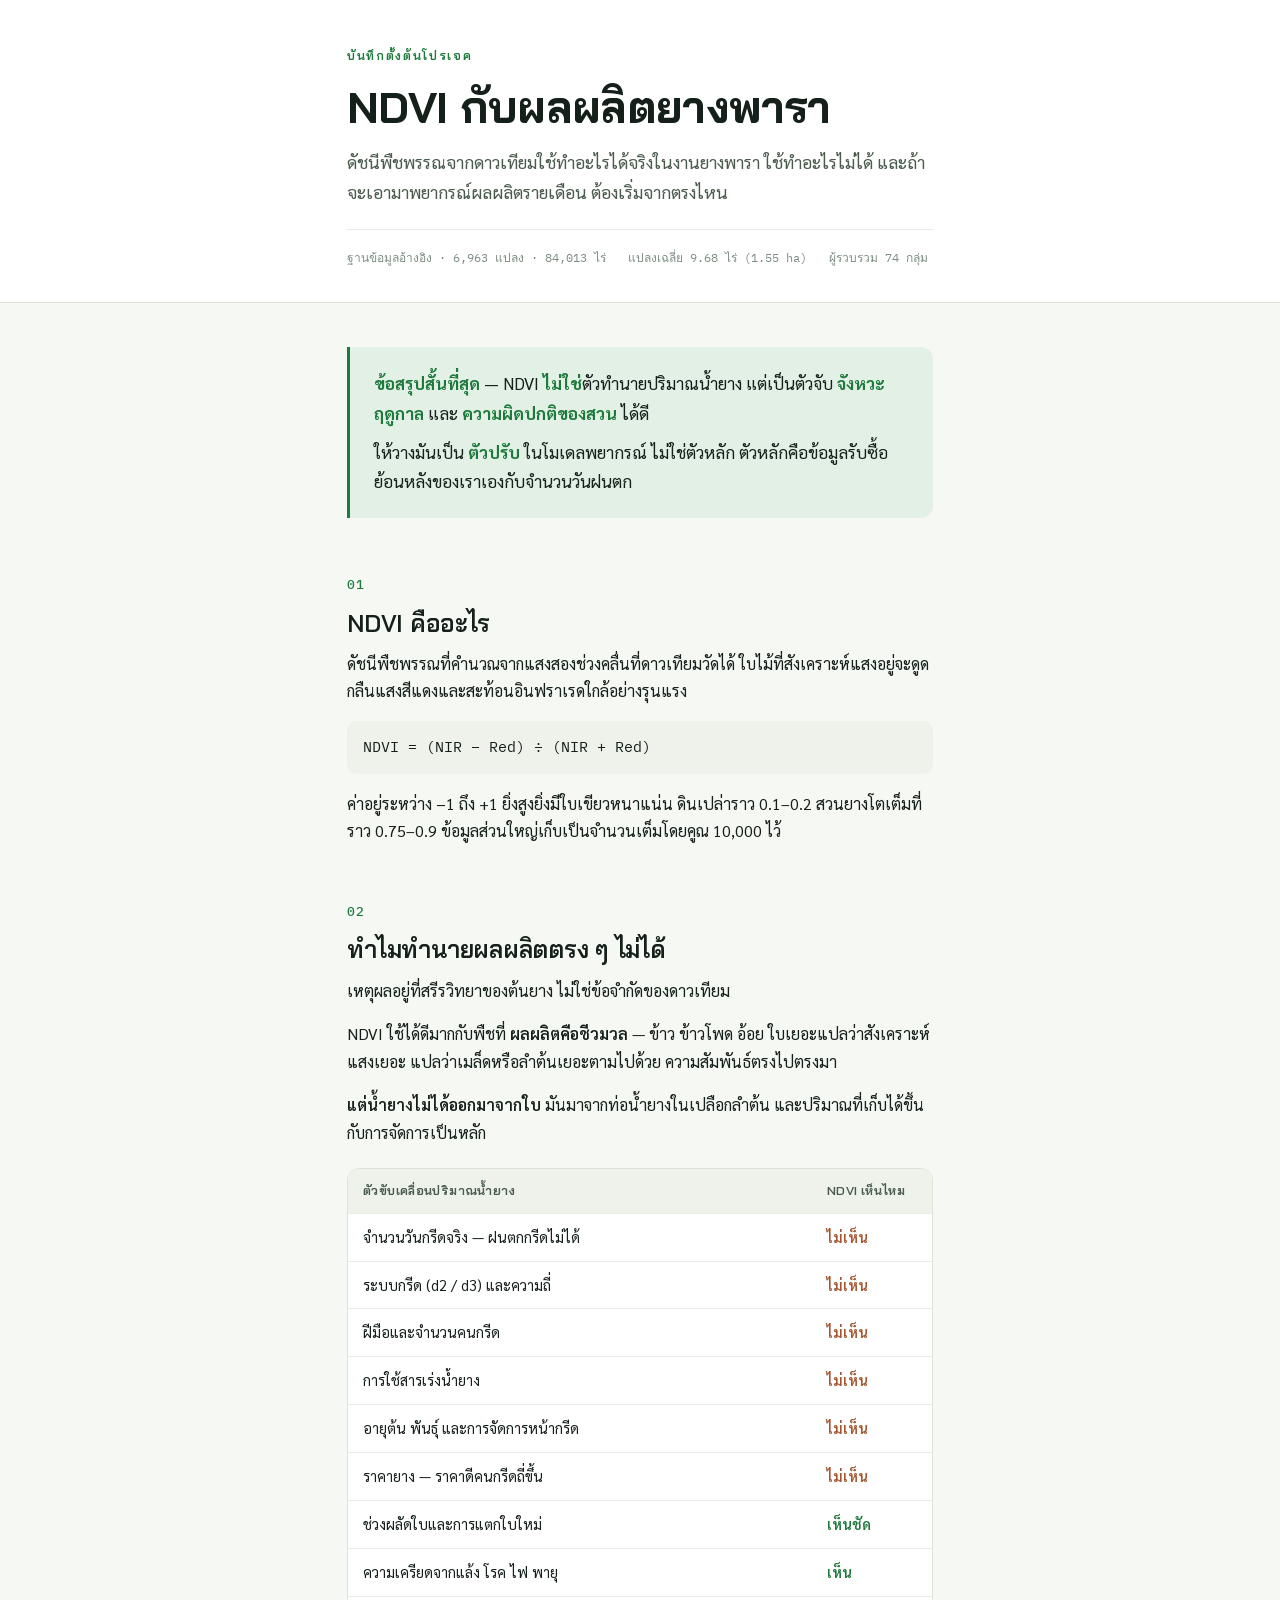
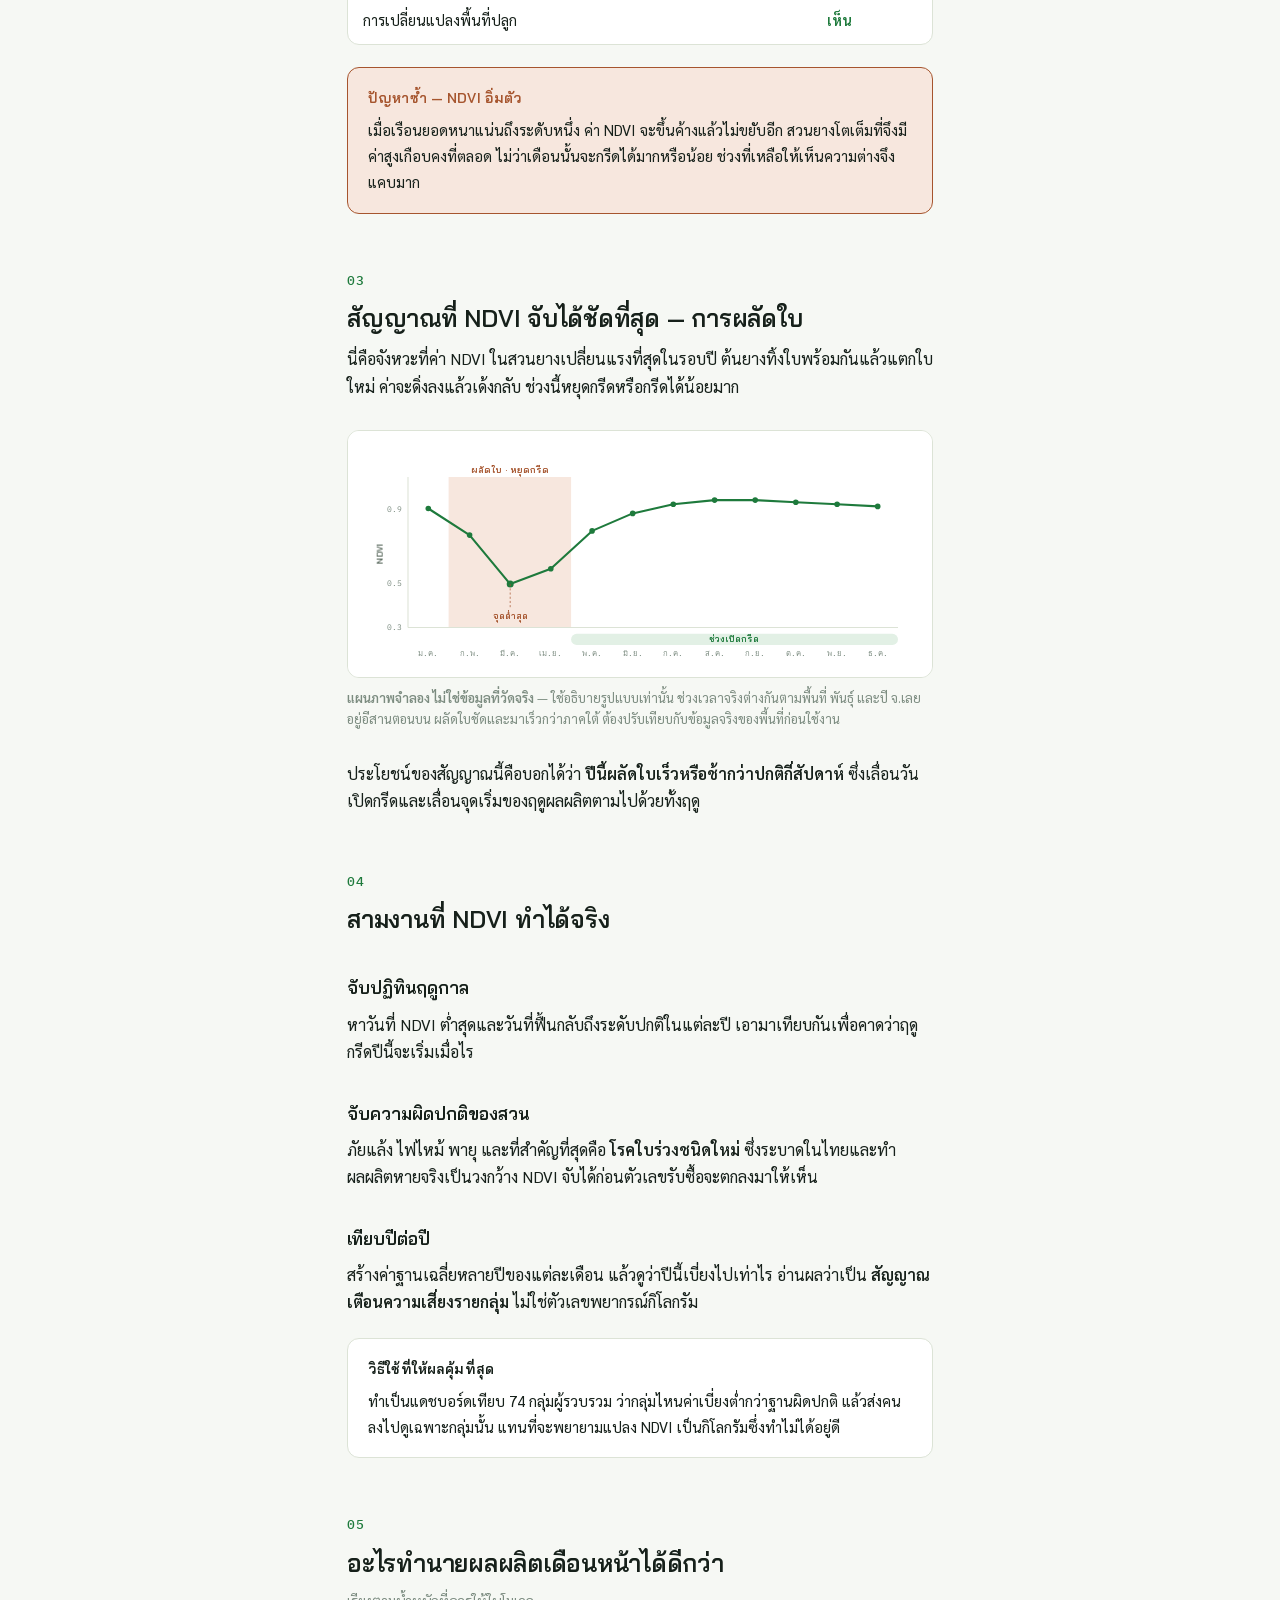
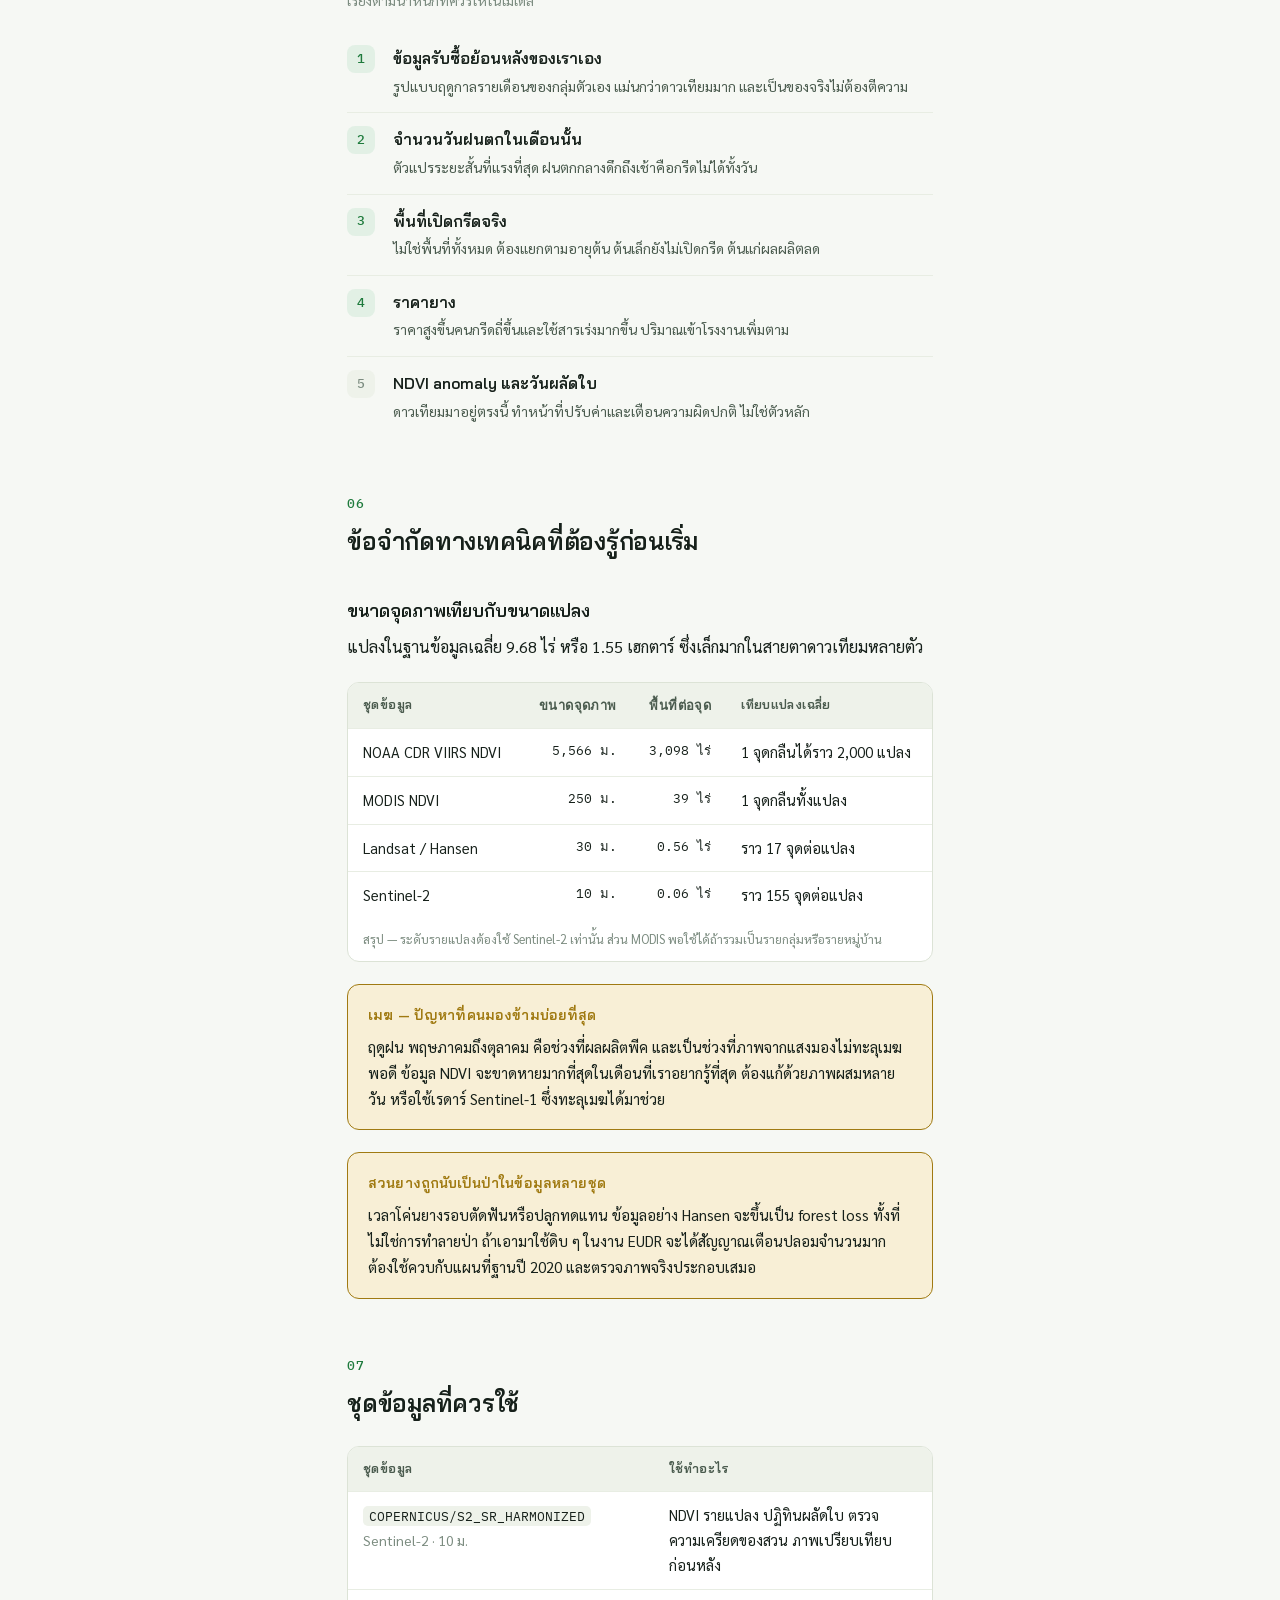
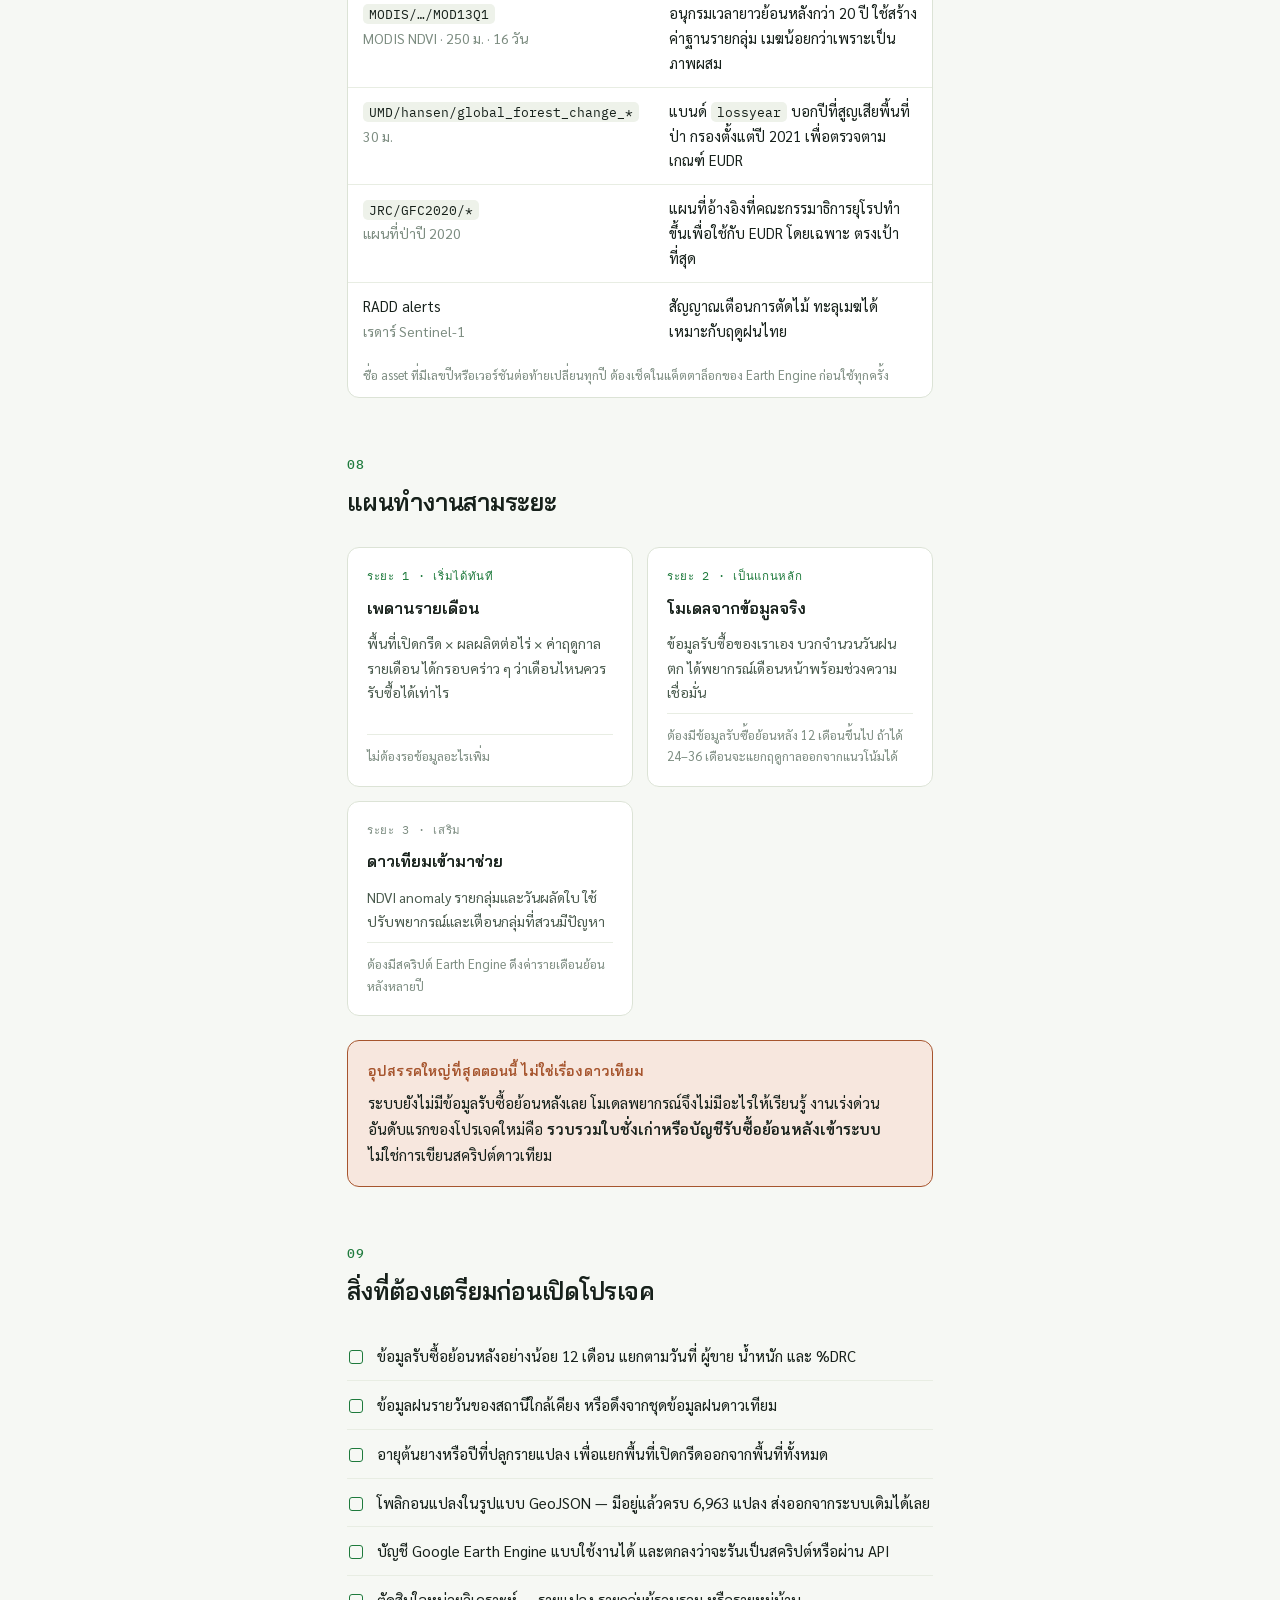
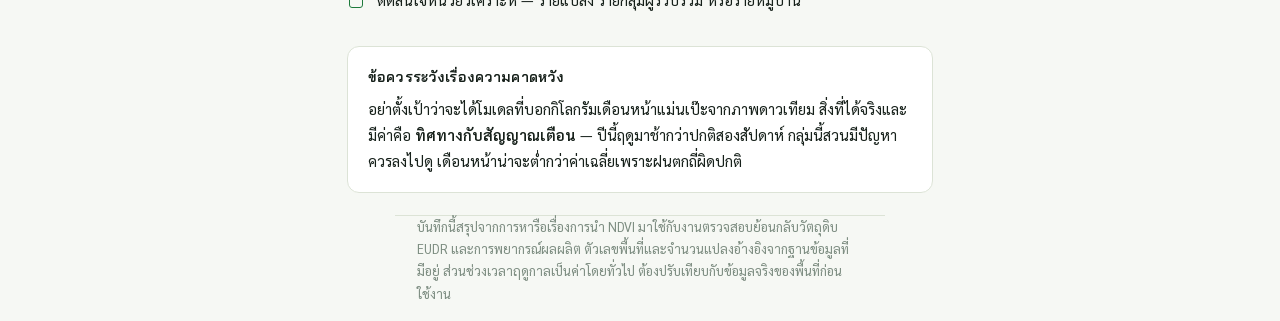
<file: docs/NDVI-กับผลผลิตยางพารา.html>
<!DOCTYPE html>
<html lang="th">
<head>
<meta charset="utf-8">
<meta name="viewport" content="width=device-width, initial-scale=1">
<title>NDVI กับผลผลิตยางพารา</title>
<link rel="preconnect" href="https://fonts.googleapis.com">
<link rel="preconnect" href="https://fonts.gstatic.com" crossorigin>
<link href="https://fonts.googleapis.com/css2?family=Bai+Jamjuree:wght@500;600;700&family=Sarabun:wght@400;600&family=IBM+Plex+Mono:wght@400;500&display=swap" rel="stylesheet">

<style>
:root{
  --ground:#f6f8f4;
  --panel:#ffffff;
  --panel-2:#eef2ea;
  --line:#dce3d6;
  --line-soft:#e8ede3;
  --ink:#16201a;
  --ink-2:#4a5b4e;
  --ink-3:#7c8c80;
  --leaf:#1e7a3c;
  --leaf-soft:#e2f0e5;
  --amber:#a07a12;
  --amber-soft:#f8efd6;
  --clay:#a6552e;
  --clay-soft:#f7e7de;
  --mono:"IBM Plex Mono",ui-monospace,monospace;
  --body:"Sarabun","Segoe UI",system-ui,sans-serif;
  --display:"Bai Jamjuree","Sarabun",system-ui,sans-serif;
  --measure:70ch;
}
@media (prefers-color-scheme:dark){
  :root:not([data-theme="light"]){
    --ground:#0e120f;
    --panel:#151b16;
    --panel-2:#1c241e;
    --line:#2a352c;
    --line-soft:#232c25;
    --ink:#e6ede7;
    --ink-2:#adbcb0;
    --ink-3:#7f9084;
    --leaf:#5cc07e;
    --leaf-soft:#182a1d;
    --amber:#dcb04a;
    --amber-soft:#2b2410;
    --clay:#d98a5e;
    --clay-soft:#2e1d14;
  }
}
:root[data-theme="dark"]{
  --ground:#0e120f;
  --panel:#151b16;
  --panel-2:#1c241e;
  --line:#2a352c;
  --line-soft:#232c25;
  --ink:#e6ede7;
  --ink-2:#adbcb0;
  --ink-3:#7f9084;
  --leaf:#5cc07e;
  --leaf-soft:#182a1d;
  --amber:#dcb04a;
  --amber-soft:#2b2410;
  --clay:#d98a5e;
  --clay-soft:#2e1d14;
}

*{box-sizing:border-box}
body{
  margin:0;background:var(--ground);color:var(--ink);
  font-family:var(--body);font-size:16px;line-height:1.72;
  -webkit-font-smoothing:antialiased;
}
.wrap{max-width:var(--measure);margin:0 auto;padding:0 22px}
.wide{max-width:1080px;margin:0 auto;padding:0 22px}

/* ---------- header ---------- */
header{
  border-bottom:1px solid var(--line);background:var(--panel);
  padding:46px 0 34px;margin-bottom:44px;
}
.eyebrow{
  font-family:var(--display);font-size:12px;font-weight:600;letter-spacing:.14em;
  text-transform:uppercase;color:var(--leaf);margin:0 0 14px;
}
h1{
  font-family:var(--display);font-weight:700;font-size:clamp(30px,5vw,44px);
  line-height:1.18;letter-spacing:-.015em;margin:0 0 14px;text-wrap:balance;
}
.lede{font-size:17.5px;color:var(--ink-2);margin:0;text-wrap:pretty}
.meta{
  margin-top:22px;padding-top:18px;border-top:1px solid var(--line-soft);
  font-family:var(--mono);font-size:12px;color:var(--ink-3);
  display:flex;gap:22px;flex-wrap:wrap;
}

/* ---------- structure ---------- */
h2{
  font-family:var(--display);font-weight:600;font-size:24px;letter-spacing:-.01em;
  margin:56px 0 6px;text-wrap:balance;
}
h2 .num{
  font-family:var(--mono);font-size:13px;font-weight:500;color:var(--leaf);
  display:block;margin-bottom:6px;letter-spacing:.08em;
}
h3{font-family:var(--display);font-weight:600;font-size:17.5px;margin:32px 0 8px}
p{margin:0 0 16px;text-wrap:pretty}
strong{font-weight:600}
a{color:var(--leaf)}
.sub{color:var(--ink-3);font-size:14px;margin-top:-2px}

/* ---------- verdict ---------- */
.verdict{
  background:var(--leaf-soft);border-left:3px solid var(--leaf);
  border-radius:0 12px 12px 0;padding:22px 24px;margin:0 0 8px;
}
.verdict p{margin:0 0 10px;font-size:17px}
.verdict p:last-child{margin:0}
.verdict b{color:var(--leaf)}

/* ---------- callouts ---------- */
.note{
  border:1px solid var(--line);background:var(--panel);border-radius:12px;
  padding:18px 20px;margin:22px 0;font-size:15px;
}
.note.warn{border-color:var(--amber);background:var(--amber-soft)}
.note.stop{border-color:var(--clay);background:var(--clay-soft)}
.note h4{
  font-family:var(--display);font-size:14px;font-weight:600;margin:0 0 7px;
  letter-spacing:.01em;
}
.note.warn h4{color:var(--amber)}
.note.stop h4{color:var(--clay)}
.note p:last-child{margin:0}

/* ---------- tables ---------- */
.tbl-wrap{overflow-x:auto;margin:22px 0;border:1px solid var(--line);border-radius:12px;background:var(--panel)}
table{width:100%;border-collapse:collapse;font-size:14.5px}
th,td{padding:11px 15px;text-align:left;border-bottom:1px solid var(--line-soft);vertical-align:top}
thead th{
  background:var(--panel-2);font-family:var(--display);font-weight:600;font-size:12.5px;
  letter-spacing:.03em;color:var(--ink-2);white-space:nowrap;
}
tbody tr:last-child td{border-bottom:0}
td.num,th.num{text-align:right;font-family:var(--mono);font-size:13px;font-variant-numeric:tabular-nums;white-space:nowrap}
.yes{color:var(--leaf);font-weight:600}
.no{color:var(--clay);font-weight:600}
caption{
  caption-side:bottom;padding:10px 15px;font-size:12.5px;color:var(--ink-3);text-align:left;
}

/* ---------- figure ---------- */
figure{margin:30px 0}
.chart{
  background:var(--panel);border:1px solid var(--line);border-radius:12px;
  padding:18px;overflow-x:auto;
}
.chart svg{display:block;width:100%;height:auto;min-width:560px}
figcaption{font-size:13px;color:var(--ink-3);margin-top:10px;line-height:1.6}

/* ---------- ranked list ---------- */
ol.rank{list-style:none;counter-reset:r;padding:0;margin:20px 0}
ol.rank li{
  counter-increment:r;position:relative;padding:13px 0 13px 46px;
  border-bottom:1px solid var(--line-soft);
}
ol.rank li:last-child{border-bottom:0}
ol.rank li::before{
  content:counter(r);position:absolute;left:0;top:13px;
  width:28px;height:28px;border-radius:8px;display:grid;place-items:center;
  background:var(--leaf-soft);color:var(--leaf);
  font-family:var(--mono);font-size:13px;font-weight:500;
}
ol.rank li.dim::before{background:var(--panel-2);color:var(--ink-3)}
ol.rank b{display:block;font-family:var(--display);font-weight:600;font-size:15.5px}
ol.rank span{font-size:14px;color:var(--ink-2)}

ul.plain{padding-left:20px;margin:14px 0}
ul.plain li{margin-bottom:8px}

/* ---------- stage cards ---------- */
.stages{display:grid;gap:14px;margin:24px 0;grid-template-columns:repeat(auto-fit,minmax(240px,1fr))}
.stage{
  background:var(--panel);border:1px solid var(--line);border-radius:12px;padding:18px 19px;
  display:flex;flex-direction:column;gap:9px;
}
.stage .tag{
  font-family:var(--mono);font-size:11.5px;letter-spacing:.06em;color:var(--leaf);
}
.stage.later .tag{color:var(--ink-3)}
.stage h4{font-family:var(--display);font-size:16px;font-weight:600;margin:0}
.stage p{margin:0;font-size:14px;color:var(--ink-2)}
.stage .need{
  margin-top:auto;padding-top:11px;border-top:1px solid var(--line-soft);
  font-size:12.5px;color:var(--ink-3);
}

/* ---------- checklist ---------- */
.check{list-style:none;padding:0;margin:20px 0}
.check li{
  padding:11px 0 11px 30px;position:relative;border-bottom:1px solid var(--line-soft);
  font-size:15px;
}
.check li:last-child{border-bottom:0}
.check li::before{
  content:"";position:absolute;left:2px;top:18px;width:12px;height:12px;
  border:1.5px solid var(--leaf);border-radius:3px;
}
code{
  font-family:var(--mono);font-size:.88em;background:var(--panel-2);
  padding:1.5px 6px;border-radius:5px;color:var(--ink);
}
footer{
  margin-top:64px;padding:26px 0 60px;border-top:1px solid var(--line);
  font-size:13px;color:var(--ink-3);
}
@media (max-width:640px){
  body{font-size:15.5px}
  header{padding:34px 0 26px;margin-bottom:32px}
  h2{font-size:21px;margin-top:44px}
}
</style>

<header>
  <div class="wrap">
    <p class="eyebrow">บันทึกตั้งต้นโปรเจค</p>
    <h1>NDVI กับผลผลิตยางพารา</h1>
    <p class="lede">ดัชนีพืชพรรณจากดาวเทียมใช้ทำอะไรได้จริงในงานยางพารา ใช้ทำอะไรไม่ได้
      และถ้าจะเอามาพยากรณ์ผลผลิตรายเดือน ต้องเริ่มจากตรงไหน</p>
    <div class="meta">
      <span>ฐานข้อมูลอ้างอิง · 6,963 แปลง · 84,013 ไร่</span>
      <span>แปลงเฉลี่ย 9.68 ไร่ (1.55 ha)</span>
      <span>ผู้รวบรวม 74 กลุ่ม</span>
    </div>
  </div>
</header>

<main class="wrap">

  <div class="verdict">
    <p><b>ข้อสรุปสั้นที่สุด</b> — NDVI <b>ไม่ใช่</b>ตัวทำนายปริมาณน้ำยาง
      แต่เป็นตัวจับ <b>จังหวะฤดูกาล</b> และ <b>ความผิดปกติของสวน</b> ได้ดี</p>
    <p>ให้วางมันเป็น <b>ตัวปรับ</b> ในโมเดลพยากรณ์ ไม่ใช่ตัวหลัก
      ตัวหลักคือข้อมูลรับซื้อย้อนหลังของเราเองกับจำนวนวันฝนตก</p>
  </div>

  <h2><span class="num">01</span>NDVI คืออะไร</h2>
  <p>ดัชนีพืชพรรณที่คำนวณจากแสงสองช่วงคลื่นที่ดาวเทียมวัดได้
    ใบไม้ที่สังเคราะห์แสงอยู่จะดูดกลืนแสงสีแดงและสะท้อนอินฟราเรดใกล้อย่างรุนแรง</p>
  <p style="font-family:var(--mono);font-size:14.5px;background:var(--panel-2);padding:14px 16px;border-radius:10px">
    NDVI = (NIR − Red) ÷ (NIR + Red)
  </p>
  <p>ค่าอยู่ระหว่าง −1 ถึง +1 ยิ่งสูงยิ่งมีใบเขียวหนาแน่น ดินเปล่าราว 0.1–0.2
    สวนยางโตเต็มที่ราว 0.75–0.9 ข้อมูลส่วนใหญ่เก็บเป็นจำนวนเต็มโดยคูณ 10,000 ไว้</p>

  <h2><span class="num">02</span>ทำไมทำนายผลผลิตตรง ๆ ไม่ได้</h2>
  <p>เหตุผลอยู่ที่สรีรวิทยาของต้นยาง ไม่ใช่ข้อจำกัดของดาวเทียม</p>
  <p>NDVI ใช้ได้ดีมากกับพืชที่ <strong>ผลผลิตคือชีวมวล</strong> — ข้าว ข้าวโพด อ้อย
    ใบเยอะแปลว่าสังเคราะห์แสงเยอะ แปลว่าเมล็ดหรือลำต้นเยอะตามไปด้วย ความสัมพันธ์ตรงไปตรงมา</p>
  <p><strong>แต่น้ำยางไม่ได้ออกมาจากใบ</strong> มันมาจากท่อน้ำยางในเปลือกลำต้น
    และปริมาณที่เก็บได้ขึ้นกับการจัดการเป็นหลัก</p>

  <div class="tbl-wrap">
    <table>
      <thead>
        <tr><th>ตัวขับเคลื่อนปริมาณน้ำยาง</th><th style="width:120px">NDVI เห็นไหม</th></tr>
      </thead>
      <tbody>
        <tr><td>จำนวนวันกรีดจริง — ฝนตกกรีดไม่ได้</td><td class="no">ไม่เห็น</td></tr>
        <tr><td>ระบบกรีด (d2 / d3) และความถี่</td><td class="no">ไม่เห็น</td></tr>
        <tr><td>ฝีมือและจำนวนคนกรีด</td><td class="no">ไม่เห็น</td></tr>
        <tr><td>การใช้สารเร่งน้ำยาง</td><td class="no">ไม่เห็น</td></tr>
        <tr><td>อายุต้น พันธุ์ และการจัดการหน้ากรีด</td><td class="no">ไม่เห็น</td></tr>
        <tr><td>ราคายาง — ราคาดีคนกรีดถี่ขึ้น</td><td class="no">ไม่เห็น</td></tr>
        <tr><td>ช่วงผลัดใบและการแตกใบใหม่</td><td class="yes">เห็นชัด</td></tr>
        <tr><td>ความเครียดจากแล้ง โรค ไฟ พายุ</td><td class="yes">เห็น</td></tr>
        <tr><td>การเปลี่ยนแปลงพื้นที่ปลูก</td><td class="yes">เห็น</td></tr>
      </tbody>
    </table>
  </div>

  <div class="note stop">
    <h4>ปัญหาซ้ำ — NDVI อิ่มตัว</h4>
    <p>เมื่อเรือนยอดหนาแน่นถึงระดับหนึ่ง ค่า NDVI จะขึ้นค้างแล้วไม่ขยับอีก
      สวนยางโตเต็มที่จึงมีค่าสูงเกือบคงที่ตลอด ไม่ว่าเดือนนั้นจะกรีดได้มากหรือน้อย
      ช่วงที่เหลือให้เห็นความต่างจึงแคบมาก</p>
  </div>

  <h2><span class="num">03</span>สัญญาณที่ NDVI จับได้ชัดที่สุด — การผลัดใบ</h2>
  <p>นี่คือจังหวะที่ค่า NDVI ในสวนยางเปลี่ยนแรงที่สุดในรอบปี
    ต้นยางทิ้งใบพร้อมกันแล้วแตกใบใหม่ ค่าจะดิ่งลงแล้วเด้งกลับ
    ช่วงนี้หยุดกรีดหรือกรีดได้น้อยมาก</p>

  <figure>
    <div class="chart">
      <svg viewBox="0 0 800 300" role="img" aria-label="แผนภาพจำลองค่า NDVI รายเดือนของสวนยาง แสดงช่วงผลัดใบต้นปีและช่วงกรีด">
        <!-- wintering band -->
        <rect x="118" y="40" width="175" height="215" fill="var(--clay-soft)"/>
        <text x="205" y="34" text-anchor="middle" font-family="var(--display)" font-size="13" font-weight="600" fill="var(--clay)">ผลัดใบ · หยุดกรีด</text>
        <!-- tapping band -->
        <rect x="293" y="264" width="467" height="16" rx="8" fill="var(--leaf-soft)"/>
        <text x="526" y="276" text-anchor="middle" font-family="var(--display)" font-size="12" font-weight="600" fill="var(--leaf)">ช่วงเปิดกรีด</text>
        <!-- axes -->
        <line x1="60" y1="255" x2="760" y2="255" stroke="var(--line)" stroke-width="1.5"/>
        <line x1="60" y1="40" x2="60" y2="255" stroke="var(--line)" stroke-width="1.5"/>
        <!-- y labels -->
        <text x="52" y="90" text-anchor="end" font-family="var(--mono)" font-size="11" fill="var(--ink-3)">0.9</text>
        <text x="52" y="196" text-anchor="end" font-family="var(--mono)" font-size="11" fill="var(--ink-3)">0.5</text>
        <text x="52" y="259" text-anchor="end" font-family="var(--mono)" font-size="11" fill="var(--ink-3)">0.3</text>
        <text x="24" y="150" text-anchor="middle" font-family="var(--display)" font-size="12" font-weight="600" fill="var(--ink-2)" transform="rotate(-90 24 150)">NDVI</text>
        <!-- curve -->
        <polyline fill="none" stroke="var(--leaf)" stroke-width="3" stroke-linejoin="round" stroke-linecap="round"
          points="89,85 148,123 206,193 264,171 323,117 381,92 439,79 498,73 556,73 614,76 673,79 731,82"/>
        <!-- points -->
        <g fill="var(--leaf)">
          <circle cx="89" cy="85" r="4"/><circle cx="148" cy="123" r="4"/><circle cx="206" cy="193" r="5"/>
          <circle cx="264" cy="171" r="4"/><circle cx="323" cy="117" r="4"/><circle cx="381" cy="92" r="4"/>
          <circle cx="439" cy="79" r="4"/><circle cx="498" cy="73" r="4"/><circle cx="556" cy="73" r="4"/>
          <circle cx="614" cy="76" r="4"/><circle cx="673" cy="79" r="4"/><circle cx="731" cy="82" r="4"/>
        </g>
        <!-- lowest point annotation -->
        <line x1="206" y1="193" x2="206" y2="228" stroke="var(--clay)" stroke-width="1" stroke-dasharray="3 3"/>
        <text x="206" y="243" text-anchor="middle" font-family="var(--display)" font-size="12" font-weight="600" fill="var(--clay)">จุดต่ำสุด</text>
        <!-- x labels -->
        <g font-family="var(--mono)" font-size="11" fill="var(--ink-3)" text-anchor="middle">
          <text x="89" y="296">ม.ค.</text><text x="148" y="296">ก.พ.</text><text x="206" y="296">มี.ค.</text>
          <text x="264" y="296">เม.ย.</text><text x="323" y="296">พ.ค.</text><text x="381" y="296">มิ.ย.</text>
          <text x="439" y="296">ก.ค.</text><text x="498" y="296">ส.ค.</text><text x="556" y="296">ก.ย.</text>
          <text x="614" y="296">ต.ค.</text><text x="673" y="296">พ.ย.</text><text x="731" y="296">ธ.ค.</text>
        </g>
      </svg>
    </div>
    <figcaption><strong>แผนภาพจำลอง ไม่ใช่ข้อมูลที่วัดจริง</strong> — ใช้อธิบายรูปแบบเท่านั้น
      ช่วงเวลาจริงต่างกันตามพื้นที่ พันธุ์ และปี จ.เลย อยู่อีสานตอนบน ผลัดใบชัดและมาเร็วกว่าภาคใต้
      ต้องปรับเทียบกับข้อมูลจริงของพื้นที่ก่อนใช้งาน</figcaption>
  </figure>

  <p>ประโยชน์ของสัญญาณนี้คือบอกได้ว่า <strong>ปีนี้ผลัดใบเร็วหรือช้ากว่าปกติกี่สัปดาห์</strong>
    ซึ่งเลื่อนวันเปิดกรีดและเลื่อนจุดเริ่มของฤดูผลผลิตตามไปด้วยทั้งฤดู</p>

  <h2><span class="num">04</span>สามงานที่ NDVI ทำได้จริง</h2>

  <h3>จับปฏิทินฤดูกาล</h3>
  <p>หาวันที่ NDVI ต่ำสุดและวันที่ฟื้นกลับถึงระดับปกติในแต่ละปี
    เอามาเทียบกันเพื่อคาดว่าฤดูกรีดปีนี้จะเริ่มเมื่อไร</p>

  <h3>จับความผิดปกติของสวน</h3>
  <p>ภัยแล้ง ไฟไหม้ พายุ และที่สำคัญที่สุดคือ <strong>โรคใบร่วงชนิดใหม่</strong>
    ซึ่งระบาดในไทยและทำผลผลิตหายจริงเป็นวงกว้าง
    NDVI จับได้ก่อนตัวเลขรับซื้อจะตกลงมาให้เห็น</p>

  <h3>เทียบปีต่อปี</h3>
  <p>สร้างค่าฐานเฉลี่ยหลายปีของแต่ละเดือน แล้วดูว่าปีนี้เบี่ยงไปเท่าไร
    อ่านผลว่าเป็น <strong>สัญญาณเตือนความเสี่ยงรายกลุ่ม</strong> ไม่ใช่ตัวเลขพยากรณ์กิโลกรัม</p>

  <div class="note">
    <h4>วิธีใช้ที่ให้ผลคุ้มที่สุด</h4>
    <p>ทำเป็นแดชบอร์ดเทียบ 74 กลุ่มผู้รวบรวม ว่ากลุ่มไหนค่าเบี่ยงต่ำกว่าฐานผิดปกติ
      แล้วส่งคนลงไปดูเฉพาะกลุ่มนั้น แทนที่จะพยายามแปลง NDVI เป็นกิโลกรัมซึ่งทำไม่ได้อยู่ดี</p>
  </div>

  <h2><span class="num">05</span>อะไรทำนายผลผลิตเดือนหน้าได้ดีกว่า</h2>
  <p class="sub">เรียงตามน้ำหนักที่ควรให้ในโมเดล</p>
  <ol class="rank">
    <li><b>ข้อมูลรับซื้อย้อนหลังของเราเอง</b>
      <span>รูปแบบฤดูกาลรายเดือนของกลุ่มตัวเอง แม่นกว่าดาวเทียมมาก และเป็นของจริงไม่ต้องตีความ</span></li>
    <li><b>จำนวนวันฝนตกในเดือนนั้น</b>
      <span>ตัวแปรระยะสั้นที่แรงที่สุด ฝนตกกลางดึกถึงเช้าคือกรีดไม่ได้ทั้งวัน</span></li>
    <li><b>พื้นที่เปิดกรีดจริง</b>
      <span>ไม่ใช่พื้นที่ทั้งหมด ต้องแยกตามอายุต้น ต้นเล็กยังไม่เปิดกรีด ต้นแก่ผลผลิตลด</span></li>
    <li><b>ราคายาง</b>
      <span>ราคาสูงขึ้นคนกรีดถี่ขึ้นและใช้สารเร่งมากขึ้น ปริมาณเข้าโรงงานเพิ่มตาม</span></li>
    <li class="dim"><b>NDVI anomaly และวันผลัดใบ</b>
      <span>ดาวเทียมมาอยู่ตรงนี้ ทำหน้าที่ปรับค่าและเตือนความผิดปกติ ไม่ใช่ตัวหลัก</span></li>
  </ol>

  <h2><span class="num">06</span>ข้อจำกัดทางเทคนิคที่ต้องรู้ก่อนเริ่ม</h2>

  <h3>ขนาดจุดภาพเทียบกับขนาดแปลง</h3>
  <p>แปลงในฐานข้อมูลเฉลี่ย 9.68 ไร่ หรือ 1.55 เฮกตาร์ ซึ่งเล็กมากในสายตาดาวเทียมหลายตัว</p>

  <div class="tbl-wrap">
    <table>
      <thead>
        <tr><th>ชุดข้อมูล</th><th class="num">ขนาดจุดภาพ</th><th class="num">พื้นที่ต่อจุด</th><th>เทียบแปลงเฉลี่ย</th></tr>
      </thead>
      <tbody>
        <tr><td>NOAA CDR VIIRS NDVI</td><td class="num">5,566 ม.</td><td class="num">3,098 ไร่</td><td>1 จุดกลืนได้ราว 2,000 แปลง</td></tr>
        <tr><td>MODIS NDVI</td><td class="num">250 ม.</td><td class="num">39 ไร่</td><td>1 จุดกลืนทั้งแปลง</td></tr>
        <tr><td>Landsat / Hansen</td><td class="num">30 ม.</td><td class="num">0.56 ไร่</td><td>ราว 17 จุดต่อแปลง</td></tr>
        <tr><td>Sentinel-2</td><td class="num">10 ม.</td><td class="num">0.06 ไร่</td><td>ราว 155 จุดต่อแปลง</td></tr>
      </tbody>
      <caption>สรุป — ระดับรายแปลงต้องใช้ Sentinel-2 เท่านั้น ส่วน MODIS พอใช้ได้ถ้ารวมเป็นรายกลุ่มหรือรายหมู่บ้าน</caption>
    </table>
  </div>

  <div class="note warn">
    <h4>เมฆ — ปัญหาที่คนมองข้ามบ่อยที่สุด</h4>
    <p>ฤดูฝน พฤษภาคมถึงตุลาคม คือช่วงที่ผลผลิตพีค และเป็นช่วงที่ภาพจากแสงมองไม่ทะลุเมฆพอดี
      ข้อมูล NDVI จะขาดหายมากที่สุดในเดือนที่เราอยากรู้ที่สุด
      ต้องแก้ด้วยภาพผสมหลายวัน หรือใช้เรดาร์ Sentinel-1 ซึ่งทะลุเมฆได้มาช่วย</p>
  </div>

  <div class="note warn">
    <h4>สวนยางถูกนับเป็นป่าในข้อมูลหลายชุด</h4>
    <p>เวลาโค่นยางรอบตัดฟันหรือปลูกทดแทน ข้อมูลอย่าง Hansen จะขึ้นเป็น forest loss
      ทั้งที่ไม่ใช่การทำลายป่า ถ้าเอามาใช้ดิบ ๆ ในงาน EUDR จะได้สัญญาณเตือนปลอมจำนวนมาก
      ต้องใช้ควบกับแผนที่ฐานปี 2020 และตรวจภาพจริงประกอบเสมอ</p>
  </div>

  <h2><span class="num">07</span>ชุดข้อมูลที่ควรใช้</h2>
  <div class="tbl-wrap">
    <table>
      <thead><tr><th>ชุดข้อมูล</th><th>ใช้ทำอะไร</th></tr></thead>
      <tbody>
        <tr><td><code>COPERNICUS/S2_SR_HARMONIZED</code><br><span class="sub">Sentinel-2 · 10 ม.</span></td>
            <td>NDVI รายแปลง ปฏิทินผลัดใบ ตรวจความเครียดของสวน ภาพเปรียบเทียบก่อนหลัง</td></tr>
        <tr><td><code>MODIS/…/MOD13Q1</code><br><span class="sub">MODIS NDVI · 250 ม. · 16 วัน</span></td>
            <td>อนุกรมเวลายาวย้อนหลังกว่า 20 ปี ใช้สร้างค่าฐานรายกลุ่ม เมฆน้อยกว่าเพราะเป็นภาพผสม</td></tr>
        <tr><td><code>UMD/hansen/global_forest_change_*</code><br><span class="sub">30 ม.</span></td>
            <td>แบนด์ <code>lossyear</code> บอกปีที่สูญเสียพื้นที่ป่า กรองตั้งแต่ปี 2021 เพื่อตรวจตามเกณฑ์ EUDR</td></tr>
        <tr><td><code>JRC/GFC2020/*</code><br><span class="sub">แผนที่ป่าปี 2020</span></td>
            <td>แผนที่อ้างอิงที่คณะกรรมาธิการยุโรปทำขึ้นเพื่อใช้กับ EUDR โดยเฉพาะ ตรงเป้าที่สุด</td></tr>
        <tr><td>RADD alerts<br><span class="sub">เรดาร์ Sentinel-1</span></td>
            <td>สัญญาณเตือนการตัดไม้ ทะลุเมฆได้ เหมาะกับฤดูฝนไทย</td></tr>
      </tbody>
      <caption>ชื่อ asset ที่มีเลขปีหรือเวอร์ชันต่อท้ายเปลี่ยนทุกปี ต้องเช็คในแค็ตตาล็อกของ Earth Engine ก่อนใช้ทุกครั้ง</caption>
    </table>
  </div>

  <h2><span class="num">08</span>แผนทำงานสามระยะ</h2>
  <div class="stages">
    <div class="stage">
      <span class="tag">ระยะ 1 · เริ่มได้ทันที</span>
      <h4>เพดานรายเดือน</h4>
      <p>พื้นที่เปิดกรีด × ผลผลิตต่อไร่ × ค่าฤดูกาลรายเดือน ได้กรอบคร่าว ๆ ว่าเดือนไหนควรรับซื้อได้เท่าไร</p>
      <p class="need">ไม่ต้องรอข้อมูลอะไรเพิ่ม</p>
    </div>
    <div class="stage">
      <span class="tag">ระยะ 2 · เป็นแกนหลัก</span>
      <h4>โมเดลจากข้อมูลจริง</h4>
      <p>ข้อมูลรับซื้อของเราเอง บวกจำนวนวันฝนตก ได้พยากรณ์เดือนหน้าพร้อมช่วงความเชื่อมั่น</p>
      <p class="need">ต้องมีข้อมูลรับซื้อย้อนหลัง 12 เดือนขึ้นไป ถ้าได้ 24–36 เดือนจะแยกฤดูกาลออกจากแนวโน้มได้</p>
    </div>
    <div class="stage later">
      <span class="tag">ระยะ 3 · เสริม</span>
      <h4>ดาวเทียมเข้ามาช่วย</h4>
      <p>NDVI anomaly รายกลุ่มและวันผลัดใบ ใช้ปรับพยากรณ์และเตือนกลุ่มที่สวนมีปัญหา</p>
      <p class="need">ต้องมีสคริปต์ Earth Engine ดึงค่ารายเดือนย้อนหลังหลายปี</p>
    </div>
  </div>

  <div class="note stop">
    <h4>อุปสรรคใหญ่ที่สุดตอนนี้ ไม่ใช่เรื่องดาวเทียม</h4>
    <p>ระบบยังไม่มีข้อมูลรับซื้อย้อนหลังเลย โมเดลพยากรณ์จึงไม่มีอะไรให้เรียนรู้
      งานเร่งด่วนอันดับแรกของโปรเจคใหม่คือ <strong>รวบรวมใบชั่งเก่าหรือบัญชีรับซื้อย้อนหลังเข้าระบบ</strong>
      ไม่ใช่การเขียนสคริปต์ดาวเทียม</p>
  </div>

  <h2><span class="num">09</span>สิ่งที่ต้องเตรียมก่อนเปิดโปรเจค</h2>
  <ul class="check">
    <li>ข้อมูลรับซื้อย้อนหลังอย่างน้อย 12 เดือน แยกตามวันที่ ผู้ขาย น้ำหนัก และ %DRC</li>
    <li>ข้อมูลฝนรายวันของสถานีใกล้เคียง หรือดึงจากชุดข้อมูลฝนดาวเทียม</li>
    <li>อายุต้นยางหรือปีที่ปลูกรายแปลง เพื่อแยกพื้นที่เปิดกรีดออกจากพื้นที่ทั้งหมด</li>
    <li>โพลิกอนแปลงในรูปแบบ GeoJSON — มีอยู่แล้วครบ 6,963 แปลง ส่งออกจากระบบเดิมได้เลย</li>
    <li>บัญชี Google Earth Engine แบบใช้งานได้ และตกลงว่าจะรันเป็นสคริปต์หรือผ่าน API</li>
    <li>ตัดสินใจหน่วยวิเคราะห์ — รายแปลง รายกลุ่มผู้รวบรวม หรือรายหมู่บ้าน</li>
  </ul>

  <div class="note">
    <h4>ข้อควรระวังเรื่องความคาดหวัง</h4>
    <p>อย่าตั้งเป้าว่าจะได้โมเดลที่บอกกิโลกรัมเดือนหน้าแม่นเป๊ะจากภาพดาวเทียม
      สิ่งที่ได้จริงและมีค่าคือ <strong>ทิศทางกับสัญญาณเตือน</strong> —
      ปีนี้ฤดูมาช้ากว่าปกติสองสัปดาห์ กลุ่มนี้สวนมีปัญหาควรลงไปดู
      เดือนหน้าน่าจะต่ำกว่าค่าเฉลี่ยเพราะฝนตกถี่ผิดปกติ</p>
  </div>

</main>

<footer class="wrap">
  <p>บันทึกนี้สรุปจากการหารือเรื่องการนำ NDVI มาใช้กับงานตรวจสอบย้อนกลับวัตถุดิบ EUDR
    และการพยากรณ์ผลผลิต ตัวเลขพื้นที่และจำนวนแปลงอ้างอิงจากฐานข้อมูลที่มีอยู่
    ส่วนช่วงเวลาฤดูกาลเป็นค่าโดยทั่วไป ต้องปรับเทียบกับข้อมูลจริงของพื้นที่ก่อนใช้งาน</p>
</footer>

</html>
</file>
